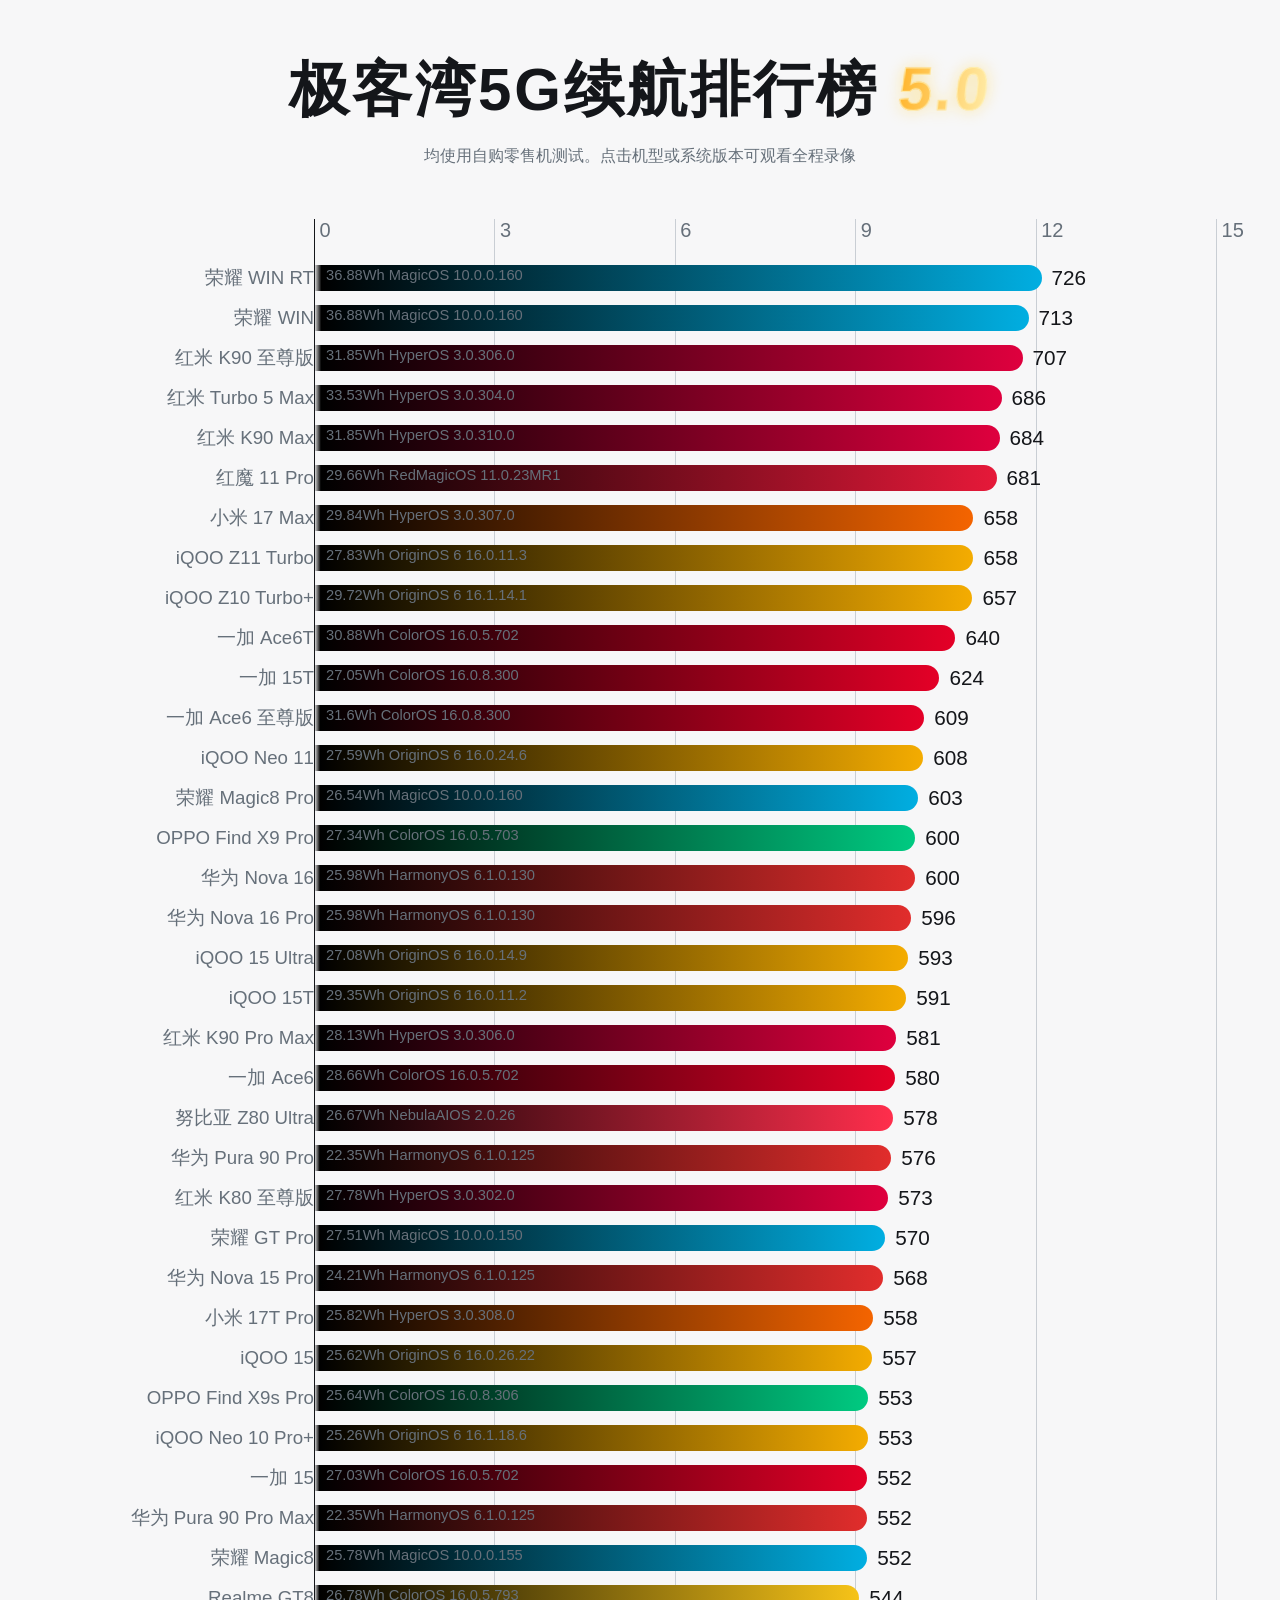
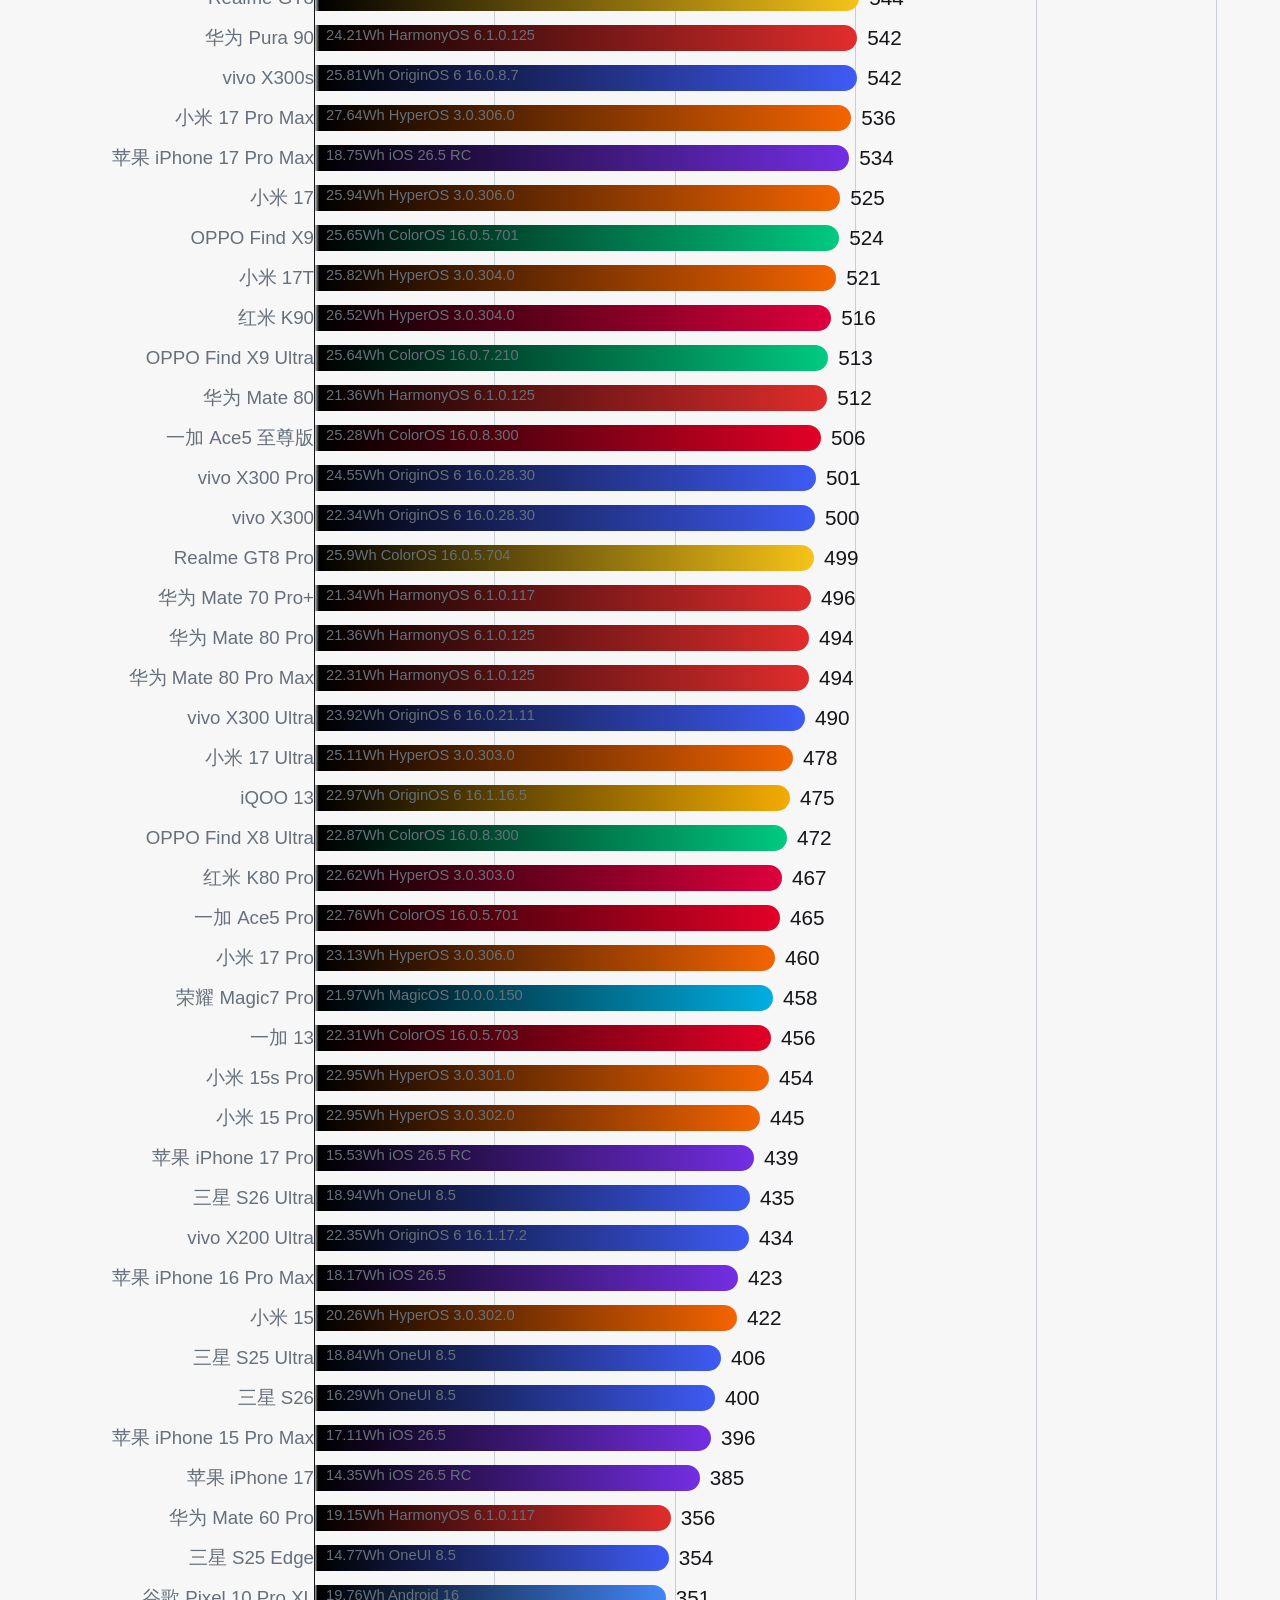
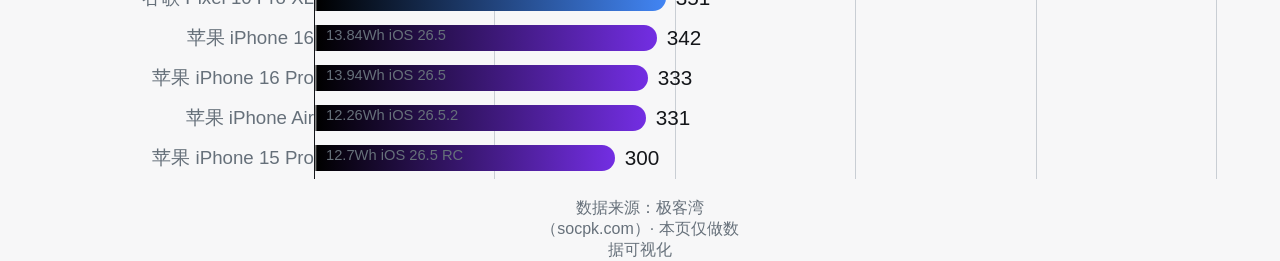
<file: backend/battery/index.html>
<!DOCTYPE html>
<html lang="zh-CN">
<head>
<meta charset="UTF-8">
<meta name="viewport" content="width=device-width, initial-scale=1.0, viewport-fit=cover">
<title>极客湾 5G 续航排行榜</title>
<style>
/*
 * 视觉层 1:1 复刻 socpk.com/batlife 官网（CSS 规则与 DOM 骨架照官网
 * index-t6cb_3jB.css 与 BatteryPage 组件还原），数据层仍走本仓库 JSON：
 *   - 官网恒黑主题 → 这里用 CSS 变量做黑/浅双主题（浅色为自设计变体）
 *   - 官网自托管字体 SocpkManrope → 不引用官网字体文件，降级 Arial/系统栈
 *   - 官网"查看充电曲线"按钮 → 官网内部路由，本页无对应数据，暂省略
 */
:root {
  --c-bg: #000;
  --c-text: #fff;
  --c-sub: #bbb;
  --c-line: #444;
  --c-accent: #00b4ff;
}
@media (prefers-color-scheme: light) {
  :root {
    --c-bg: #f7f7f8;
    --c-text: #14161a;
    --c-sub: #66707a;
    --c-line: #c9ced4;
    --c-accent: #0077cc;
  }
}
* { box-sizing: border-box; }
html, body { min-height: 100%; }
body {
  color: var(--c-text);
  background: var(--c-bg);
  margin: 0;
  font-family: Arial, Helvetica, "PingFang SC", "HarmonyOS Sans SC", "Microsoft YaHei", sans-serif;
}
a { color: inherit; }

#mainLayout { max-width: 1500px; min-height: 100vh; margin: 0 auto; position: relative; }

/* ===== 标题（金色渐变描边斜体版本号） ===== */
#caption {
  color: var(--c-text);
  text-align: center;
  letter-spacing: 3px;
  margin: 50px 80px 0;
  font-size: 60px;
  font-weight: 700;
}
#caption .caption-gradient {
  color: #0000;
  -webkit-text-fill-color: transparent;
  -webkit-text-stroke: 1px #fff3b8cc;
  filter: drop-shadow(0 0 8px #ffc40059);
  cursor: default;
  background-image: linear-gradient(90deg,#ffb52e 0%,#fff3b8 38%,#ffd101 55%,#ff8f1f 80%,#ffb52e 100%);
  background-size: 300% 100%;
  -webkit-background-clip: text;
  background-clip: text;
  transition: transform .28s, filter .28s, -webkit-text-stroke-color .28s;
  animation: 6s linear infinite captionGradient;
  display: inline-block;
  transform: skew(-6deg);
}

/* ===== 说明文字 ===== */
#notice { color: var(--c-sub); text-align: center; margin: 15px 20px 20px; }
.battery-page #notice { margin: 15px 20px 20px; padding-bottom: 6px; }

/* ===== 榜单表格（官网同款 table 骨架） ===== */
.score-table { font-family: Arial, "PingFang SC", "HarmonyOS Sans SC", sans-serif; position: relative; }
.data { border-collapse: collapse; text-align: center; width: 90%; margin: 45px auto 0; }
.data td { padding: 0; }

/* 左列：品牌 + 机型名（点击跳 B 站录像） */
.socName {
  color: var(--c-sub); text-align: right; white-space: nowrap;
  width: 250px; height: 40px; font-size: 18.7px;
}
.battery-name { width: 200px; padding-right: 10px; }
.battery-name a { color: var(--c-sub); cursor: pointer; text-decoration: none; }

/* 条形容器 */
.ratioBar { text-align: left; width: 100%; height: 21.3px; position: relative; }
.battery-ratio-bar { height: 25.3px; }

/* ===== 刻度轴：纵向细线贯穿整表，文字为小时（180min→3h） ===== */
.ratioLine { background: var(--c-bg); height: 0; position: absolute; top: 0; left: 0; }
.ratioLineHeight {
  width: 1px; height: var(--axis-line-height, 600px);
  color: var(--c-sub); white-space: nowrap;
  background: var(--c-line);
  margin-left: 100%; font-size: 20px; display: block;
}
.ratioLineHeight.axis-origin { background: var(--c-text); }
.axis-row .ratioBar { height: 28px; margin-top: -10px; }

/* ===== 品牌色条形：左端黑色渐入 + 右端大圆角，生长动画 ===== */
.ratio {
  z-index: 1; height: inherit; text-align: right;
  background: linear-gradient(270deg,#01d2ff,#3a7cd6); /* 实际颜色由 JS 按品牌色覆写 */
  border-radius: 0 20px 20px 0;
  align-items: center; min-width: .75%;
  transition: width .22s ease-out;
  animation: .42s cubic-bezier(.2,.82,.25,1) backwards barAnmi;
  display: flex; position: relative;
}
.ratio a {
  color: var(--c-text); white-space: nowrap; font-size: 20.7px;
  position: absolute; right: -10px; transform: translate(100%);
}

/* 条形内左上：电池容量 + 系统版本小字 */
.model {
  z-index: 2; color: var(--c-sub); text-align: left; cursor: pointer;
  white-space: nowrap; padding-top: 2px;
  font-family: Arial, "PingFang SC", "HarmonyOS Sans SC", sans-serif;
  font-size: 14.7px; text-decoration: none;
  position: absolute; left: 12px;
}

/* ===== 逐行入场动画（延迟由 JS 按行序写入 --bar-row-delay） ===== */
.score-table tbody tr:not(.axis-row) {
  --bar-row-delay: 0s; opacity: 0;
  animation: .24s ease-out forwards rowFadeIn;
  animation-delay: var(--bar-row-delay);
}
.score-table tbody tr:not(.axis-row) .ratio { animation-delay: var(--bar-row-delay); }

#author { color: var(--c-sub); text-align: center; width: 200px; margin: 20px auto 0; font-size: 16px; display: block; }

/* ===== 加载 / 错误状态 ===== */
.status { text-align: center; padding: 80px 0; color: var(--c-sub); font-size: 16px; }
.status.error { color: #e12d2c; }

/* ===== 动画 ===== */
@keyframes barAnmi { 0% { width: 0; } }
@keyframes captionGradient { 0% { background-position: 0%; } to { background-position: 300%; } }
@keyframes rowFadeIn { 0% { opacity: 0; transform: translateY(6px); } to { opacity: 1; transform: translateY(0); } }

/* ===== 移动端（官网 width<=760px 断点还原） ===== */
@media (width<=760px) {
  #caption { letter-spacing: 2px; margin: 30px 48px 0; font-size: 23px; }
  #notice { margin: 9px 12px 12px; font-size: 11px; }
  .battery-page #notice { margin: 9px 12px 12px; padding-bottom: 4px; }
  .data { margin-top: 27px; }
  .socName { white-space: normal; width: 87px; height: 24px; font-size: 11.2px; }
  .battery-name { width: 120px; padding-right: 6px; }
  .ratioBar { height: 13px; }
  .battery-ratio-bar { height: 15px; }
  .ratioLineHeight { font-size: 12px; }
  .ratio a { font-size: 12.4px; right: -6px; }
  .axis-row .ratioBar { height: 17px; margin-top: -6px; }
  .model { padding-top: 1px; font-size: 9px; left: 7px; }
  #author { width: 120px; font-size: 10px; }
}
</style>
</head>
<body>
<main id="mainLayout" class="score-page battery-page">
  <p id="caption">极客湾5G续航排行榜 <span class="caption-gradient">5.0</span></p>
  <p id="notice">均使用自购零售机测试。点击机型或系统版本可观看全程录像</p>
  <table class="data score-table battery-table" border="0">
    <tbody>
      <tr class="axis-row">
        <td class="socName"></td>
        <td><div class="ratioBar axis-bar" id="axisBar"></div></td>
      </tr>
    </tbody>
    <tbody id="list"></tbody>
  </table>
  <p class="status" id="status">加载中…</p>
  <p id="author">数据来源：极客湾（socpk.com）· 本页仅做数据可视化</p>
</main>

<script>
/*
 * 渲染逻辑说明（schema 契约写死，数据动态）：
 *  - 数据运行时 fetch 同目录 battery_rank.json，云端流水线每日更新，本页零改动跟随。
 *  - 所有从 JSON 读取的值（刻度、总数、颜色、条长）都不硬编码。
 *  - 视觉结构复刻官网 BatteryPage：机型名左列、条形黑→品牌色渐变、
 *    纵向刻度线贯穿整表、刻度文字以小时显示（分钟/60）、逐行入场动画。
 */
(function () {
  var AXIS_FALLBACK = [0, 180, 360, 540, 720, 900]; // 仅当 JSON.axis 异常时兜底

  function fmtBattery(mah, wh) { // 官网 u(e)：有 mAh 显示 mAh(Wh)，否则只显 Wh
    if (wh == null) return '';
    return (mah != null) ? mah + 'mAh(' + wh + 'Wh)' : wh + 'Wh';
  }
  function isSmall() { return window.matchMedia('(width<=760px)').matches; }

  // 刻度轴：官网 ratioLine width = i*(100/(n-1))%，文字 = 分钟/60（小时）
  function renderAxis(axis) {
    var bar = document.getElementById('axisBar');
    bar.innerHTML = '';
    axis.forEach(function (v, i) {
      var line = document.createElement('div');
      line.className = 'ratioLine';
      line.style.width = (i * (100 / (axis.length - 1))) + '%';
      var h = document.createElement('div');
      h.className = 'ratioLineHeight' + (i === 0 ? ' axis-origin' : '');
      h.textContent = '\u00A0' + (v / 60);
      line.appendChild(h);
      bar.appendChild(line);
    });
  }

  function renderRow(item, maxH, i) {
    var tr = document.createElement('tr');
    tr.style.setProperty('--bar-row-delay', (i * 0.006).toFixed(3) + 's'); // 官网逐行 6ms 递增入场

    // 左列：品牌 机型（videoUrl 为空 → 点击 alert，官网 NA 同款文案）
    var nameTd = document.createElement('td');
    nameTd.className = 'socName battery-name';
    var a = document.createElement('a');
    a.textContent = item.brand + '\u00A0' + item.model;
    if (item.videoUrl) {
      a.href = item.videoUrl;
      a.target = '_blank';
      a.rel = 'noreferrer';
    } else {
      a.addEventListener('click', function () {
        alert('该机型录像还在上传中，请稍后再试');
      });
    }
    nameTd.appendChild(a);
    tr.appendChild(nameTd);

    // 条形列：.model 小字 + 品牌色渐变条（官网公式：黑→品牌色，左端 1% 处切入）
    var td = document.createElement('td');
    var zone = document.createElement('div');
    zone.className = 'ratioBar battery-ratio-bar';

    var model = document.createElement('a');
    model.className = 'model';
    model.textContent = fmtBattery(item.batteryMah, item.batteryWh) + ' ' + (item.osVersion || '');

    var bar = document.createElement('div');
    bar.className = 'ratio battery-ratio';
    bar.style.width = Math.min(100, (item.hours / maxH) * 100) + '%';
    var c = item.brandColor || '#1ED76D';
    bar.style.background = 'linear-gradient(to right, rgba(0,0,0,0), rgba(0,0,0,1) 1%, #000000 1%, ' + c + ' 100%)';

    var hours = document.createElement('a');
    hours.textContent = item.hours;

    bar.appendChild(hours);
    zone.appendChild(model);
    zone.appendChild(bar);
    td.appendChild(zone);
    tr.appendChild(td);
    return tr;
  }

  function render(data) {
    var list = document.getElementById('list');
    var status = document.getElementById('status');

    var axis = (data.axis && data.axis.length) ? data.axis : AXIS_FALLBACK;
    var maxH = Math.max.apply(null, axis);
    // 官网 --axis-line-height = 行高*行数 + 行高（刻度线贯穿整个表格）
    var rowH = isSmall() ? 24 : 40;
    document.querySelector('.battery-table')
      .style.setProperty('--axis-line-height', ((data.items.length + 1) * rowH) + 'px');

    renderAxis(axis);

    // 防御性重排：官网 [...battery50].sort((a,b)=>b[2]-a[2])，按续航降序
    var items = (data.items || []).slice().sort(function (a, b) { return b.hours - a.hours; });
    list.innerHTML = '';
    var frag = document.createDocumentFragment();
    items.forEach(function (item, i) { frag.appendChild(renderRow(item, maxH, i)); });
    list.appendChild(frag);

    status.style.display = 'none';
  }

  function fail(msg) {
    var status = document.getElementById('status');
    status.className = 'status error';
    status.textContent = msg;
  }

  // 同源相对路径取数：页面和 JSON 同目录即可（仓库直链 / App WebView baseUrl 均适用）
  fetch('./battery_rank.json', { cache: 'no-cache' })
    .then(function (r) {
      if (!r.ok) throw new Error('HTTP ' + r.status);
      return r.json();
    })
    .then(render)
    .catch(function (e) {
      fail('数据加载失败：' + e.message + '（请确认页面与 battery_rank.json 同目录访问）');
    });
})();
</script>
</body>
</html>
</file>
